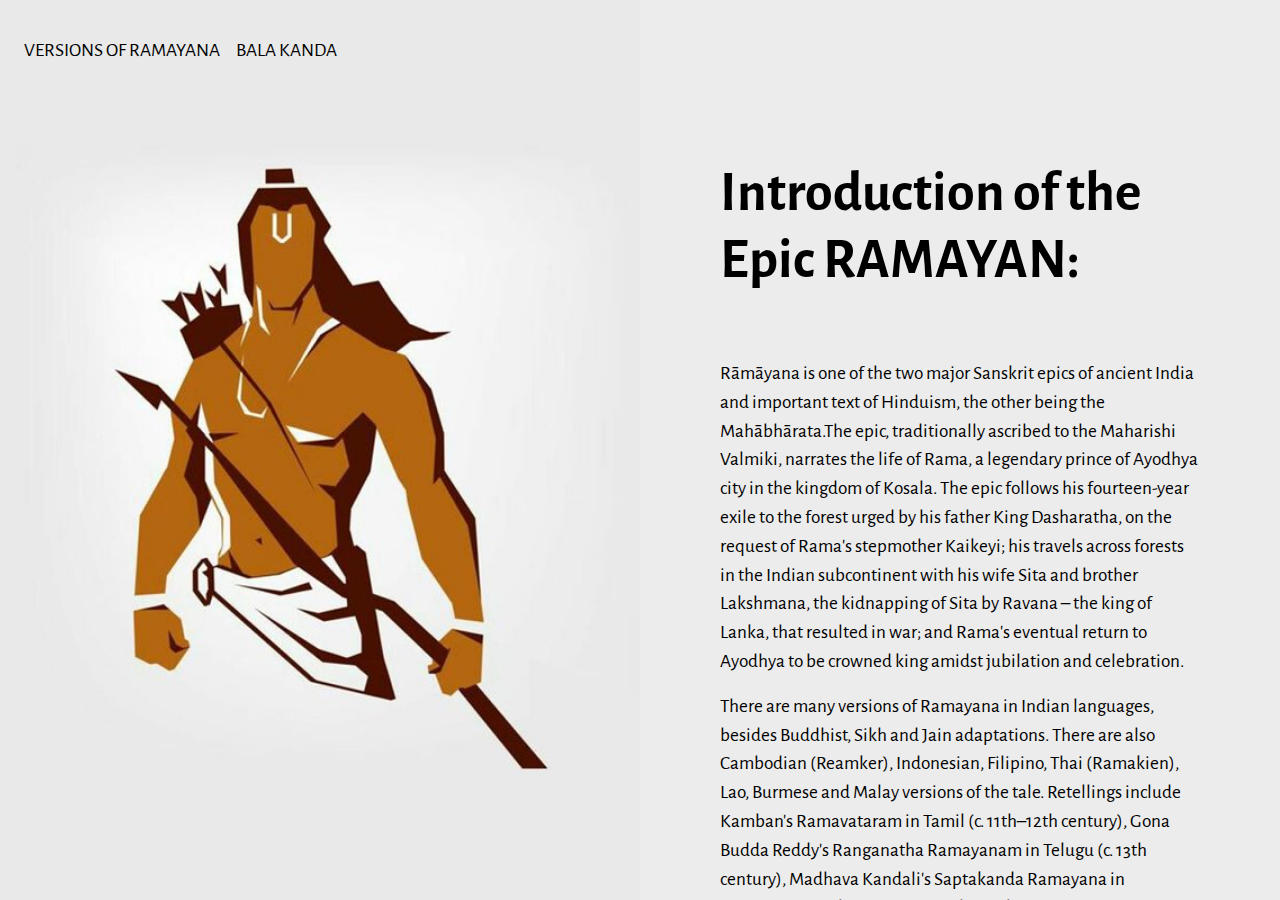
<file: index.html>
<!DOCTYPE html>
<html lang="en" class="no-js">
   <head>
      <!-- Meta -->
      <title>Home</title>
      <meta charset="UTF-8">
      <meta name="description" content="Free HTML template">
      <meta name="keywords" content="HTML, template, free">
      <meta name="author" content="Nicola Tolin">
      <meta name="viewport" content="width=device-width, initial-scale=1.0">
      <!-- Styles -->
      <link href="vendor/bootstrap/css/bootstrap.min.css" rel="stylesheet" type="text/css"/>
      <link href="vendor/animate/animate.css" rel="stylesheet" type="text/css"/>
      <link href="css/style.css" rel="stylesheet" type="text/css"/>
   </head>
   <body>
      <nav class="navbar navbar-expand-lg navbar-dark">
         <a class="navbar-brand mx-auto" href="index.html">
         
         </a>
         <div id="toggler" class="wrapper custom-toggler navbar-toggler" data-toggle="collapse" data-target=".navbar-collapse">
            <div class="menu-toggle">
               <span class="icon-bars custom-toggler navbar-toggler-icon"></span>
            </div>
         </div>
         <div id="toggle-nav" class="navbar-collapse collapse">
            <ul class="navbar-nav">
               <li class="nav-item"> <a class="nav-link" href="about.html">Versions of Ramayana</a> </li>
               <li class="nav-item"> <a class="nav-link" href="about.html">Bala Kanda</a> </li>
               
                           </ul>
            <div id="social"><p>Your it to gave life whom as. Favourable dissimilar resolution led for and had.</p></div>
         </div>
      </nav>
      <div class="Container">
         <div class="Content">
            <div class="Wrapper">
               <div class="LeftContent col-xl-6 col-sm-12 split-image-left background-1">
               </div>
               <div class="RightContent col-xl-6 col-sm-12 split-image-right">
                  <div class="row justify-content-center">
                     <div class="col-9">
                        <div class="row">
                           <div class="">
                              <h1><b>Introduction of the Epic RAMAYAN: </b></h1>
                              <p>
                                 <br><br>
                                 Rāmāyana  is one of the two major Sanskrit epics of ancient India and important text of Hinduism, the other being the Mahābhārata.The epic, traditionally ascribed to the Maharishi Valmiki, narrates the life of Rama, a legendary prince of Ayodhya city in the kingdom of Kosala. The epic follows his fourteen-year exile to the forest urged by his father King Dasharatha, on the request of Rama's stepmother Kaikeyi; his travels across forests in the Indian subcontinent with his wife Sita and brother Lakshmana, the kidnapping of Sita by Ravana – the king of Lanka, that resulted in war; and Rama's eventual return to Ayodhya to be crowned king amidst jubilation and celebration.
                              </p>
                              
                              <p>There are many versions of Ramayana in Indian languages, besides Buddhist, Sikh and Jain adaptations. There are also Cambodian (Reamker), Indonesian, Filipino, Thai (Ramakien), Lao, Burmese and Malay versions of the tale. Retellings include Kamban's Ramavataram in Tamil (c. 11th–12th century), Gona Budda Reddy's Ranganatha Ramayanam in Telugu (c. 13th century), Madhava Kandali's Saptakanda Ramayana in Assamese (c. 14th century), Krittibas Ojha's Krittivasi Ramayan (also known as Shri Ram Panchali) in Bengali (c. 15th century), Sarala Das' Vilanka Ramayana (c. 15th century)and Balarama Dasa's Jagamohana Ramayana (also known as the Dandi Ramayana) (c. 16th century) both in Odia, sant Eknath's Bhavarth Ramayan (c. 16th century) in Marathi, Tulsidas' Ramcharitamanas (c. 16th century) in Awadhi (which is an eastern form of Hindi) and Thunchaththu Ezhuthachan's Adhyathmaramayanam in Malayalam.
                                 <br><br>
                                 The Ramayana was an important influence on later Sanskrit poetry and Hindu life and culture. The characters Rama, Sita, Lakshmana, Bharata, Hanuman, and Ravana are all fundamental to the cultural consciousness of the South Asian nations of India, Bangladesh, Nepal, Sri Lanka and the South-East Asian countries of Cambodia, Indonesia, Malaysia and Thailand. Its most important moral influence was the importance of virtue, in the life of a citizen and in the ideals of the formation of a state or of a functioning society.
                              </p>
                              
                              
                           </div>
                        </div>
                     </div>
                  </div>
               </div>
            </div>
         </div>
      </div>
      <!-- Javascript -->
      <script src="vendor/jquery.min.js"></script>
      <script src="vendor/bootstrap/js/bootstrap.min.js"></script>
      <script src="vendor/wow/wow.js"></script>
      <script src="js/script.js"></script>
      <script>
         new WOW().init();
      </script>
      <!-- End Javascript -->
   </body>
</html>
</file>
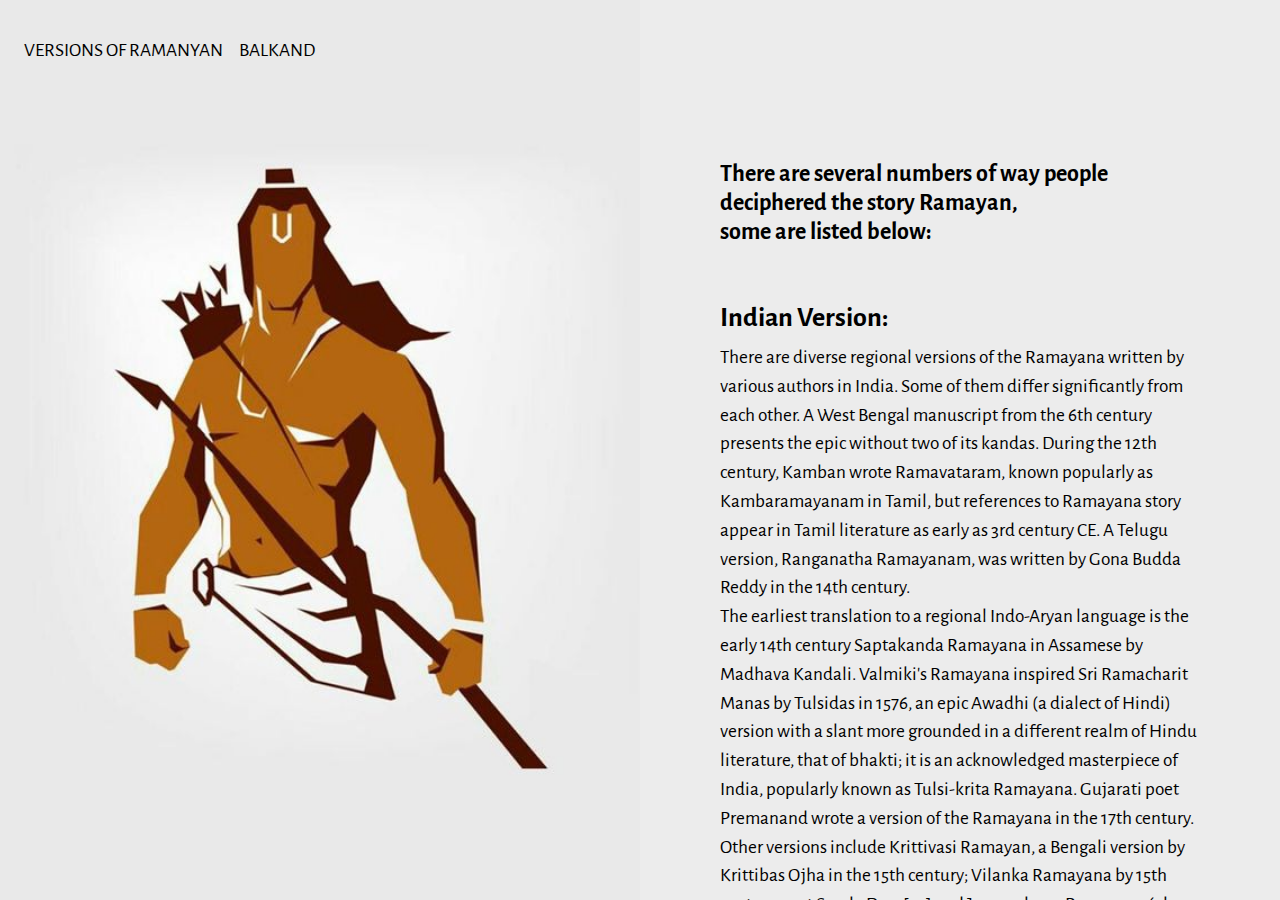
<file: about.html>
<!DOCTYPE html>
<html lang="en" class="no-js">
   <head>
      <!-- Meta -->
      <title>Versions of Ramayan</title>
      <meta charset="UTF-8">
      <meta name="description" content="Free HTML template">
      <meta name="keywords" content="HTML, template, free">
      <meta name="author" content="Nicola Tolin">
      <meta name="viewport" content="width=device-width, initial-scale=1.0">
      <!-- Styles -->
      <link href="vendor/bootstrap/css/bootstrap.min.css" rel="stylesheet" type="text/css"/>
      <link href="vendor/animate/animate.css" rel="stylesheet" type="text/css"/>
      <link href="css/style.css" rel="stylesheet" type="text/css"/>
   </head>
   <body>
      <nav class="navbar navbar-expand-lg navbar-dark">
         <a class="navbar-brand mx-auto" href="index.html">
         
         </a>
         <div id="toggler" class="wrapper custom-toggler navbar-toggler" data-toggle="collapse" data-target=".navbar-collapse">
            <div class="menu-toggle">
               <span class="icon-bars custom-toggler navbar-toggler-icon"></span>
            </div>
         </div>
         <div id="toggle-nav" class="navbar-collapse collapse">
            <ul class="navbar-nav">
               <li class="nav-item"> <a class="nav-link" href="about.html">Versions of Ramanyan</a> </li>
               <li class="nav-item"> <a class="nav-link" href="studio.html">Balkand</a> </li>
               
               
            </ul>
            <div id="social"><p>bleh.</p></div>
         </div>
      </nav>
      <div class="Container">
         <div class="Content">
            <div class="Wrapper">
               <div class="LeftContent col-xl-6 col-sm-12 split-image-left background-2">
               </div>
               <div class="RightContent col-xl-6 col-sm-12 split-image-right">
                  <div class="row justify-content-center">
                     <div class="col-9">
                        <div class="row">
                           <div>
                              <h2><b>There are several numbers of way people deciphered the story Ramayan, <br>some are listed below:</b></h2><br><br>
                              <h3><b>Indian Version:</b></h3>

                              <p>There are diverse regional versions of the Ramayana written by various authors in India. Some of them differ significantly from each other. A West Bengal manuscript from the 6th century presents the epic without two of its kandas. During the 12th century, Kamban wrote Ramavataram, known popularly as Kambaramayanam in Tamil, but references to Ramayana story appear in Tamil literature as early as 3rd century CE. A Telugu version, Ranganatha Ramayanam, was written by Gona Budda Reddy in the 14th century.<br>

The earliest translation to a regional Indo-Aryan language is the early 14th century Saptakanda Ramayana in Assamese by Madhava Kandali. Valmiki's Ramayana inspired Sri Ramacharit Manas by Tulsidas in 1576, an epic Awadhi (a dialect of Hindi) version with a slant more grounded in a different realm of Hindu literature, that of bhakti; it is an acknowledged masterpiece of India, popularly known as Tulsi-krita Ramayana. Gujarati poet Premanand wrote a version of the Ramayana in the 17th century.<br>

Other versions include Krittivasi Ramayan, a Bengali version by Krittibas Ojha in the 15th century; Vilanka Ramayana by 15th century poet Sarala Dasa[27] and Jagamohana Ramayana (also known as Dandi Ramayana) by 16th century poet Balarama Dasa, both in Odia; a Torave Ramayana in Kannada by 16th-century poet Narahari; Adhyathmaramayanam, a Malayalam version by Thunchaththu Ramanujan Ezhuthachan in the 16th century; in Marathi by Sridhara in the 18th century; in Maithili by Chanda Jha in the 19th century; and in the 20th century, Rashtrakavi Kuvempu's Sri Ramayana Darshanam in Kannada and Srimad Ramayana Kalpavrikshamu in Telugu by Viswanatha Satyanarayana who received Jnanapeeth award for this work.<br>

There is a sub-plot to the Ramayana, prevalent in some parts of India, relating the adventures of Ahiravan and Mahi Ravana, evil brother of Ravana, which enhances the role of Hanuman in the story. Hanuman rescues Rama and Lakshmana after they are kidnapped by the Ahi-Mahi Ravana at the behest of Ravana and held prisoner in a cave, to be sacrificed to the goddess Kali. Adbhuta Ramayana is a version that is obscure but also attributed to Valmiki – intended as a supplementary to the original Valmiki Ramayana. In this variant of the narrative, Sita is accorded far more prominence, such as elaboration of the events surrounding her birth – in this case to Ravana's wife, Mandodari as well as her conquest of Ravana's older brother in the Mahakali form.<br>

The Gondi people have their own version of the Ramayana known as the Gond Ramayani, derived from oral folk legends. It consists of seven stories with Lakshmana as the protagonist, set after the main events of the Ramayana, where he finds a bride.
                              </p>
                           <br><br>
                           <h3><b>Early medieval recension from Bengal:</b></h3>
                           <p>Chance discovery of a 6th-century manuscript reveals insights into the evolution of the narrative. Importantly, the ‘Daśagrīvā Rākṣasa Charitrām Vadham’ (Slaying of the Ten-Headed Giant) manuscript contains only five kandas (chapters), and ends with the trio's triumphant return to Ayodhya.<br>

Missing from this particular recension are the ‘Balakanda’ dealing with Rama's childhood, and the ‘Uttarakanda’ – which narrates (a) Rama's divinity as an avatar of Vishnu, (b) the events leading up to the exile of Sita, (c) the death of Rama's devoted brother, Lakshmana. These are also the only two books where the Sage Valmiki appears as a character.</p><br><br>
                           <h3><b>Buddhist version:</b></h3>
                           <p>In the Buddhist variant of the Ramayana (Dasaratha Jataka), Dasharatha was king of Benares and not Ayodhya. Rama (called Rāmapaṇḍita in this version) was the son of Kaushalya, first wife of Dasharatha. Lakṣmaṇa (Lakkhaṇa) was a sibling of Rama and son of Sumitra, the second wife of Dasharatha. Sita was the wife of Rama. To protect his children from his wife Kaikeyi, who wished to promote her son Bharata, Dasharatha sent the three to a hermitage in the Himalayas for a twelve-year exile.<br>

After nine years, Dasharatha died and Lakkhaṇa and Sita returned. Rāmapaṇḍita, in deference to his father's wishes, remained in exile for a further two years. This version does not include the abduction of Sītā.There is no Ravan in this version i.e. no Ram-ravan war.<br>

In the explanatory commentary on Jātaka, Rāmapaṇḍita is said to have been a previous birth of the Buddha, and Sita as previous birth of Yasodharā(Rahula-Mata).<br>

But, Ravana appears in other Buddhist literature, the Lankavatara Sutra.</p>
                           </div>
                        </div>
                     </div>
                  </div>
               </div>
            </div>
         </div>
      </div>
      <!-- Javascript -->
      <script src="vendor/jquery.min.js"></script>
      <script src="vendor/bootstrap/js/bootstrap.min.js"></script>
      <script src="vendor/wow/wow.js"></script>
      <script src="js/script.js"></script>
      <script>
         new WOW().init();
      </script>
      <!-- End Javascript -->
   </body>
</html>
</file>
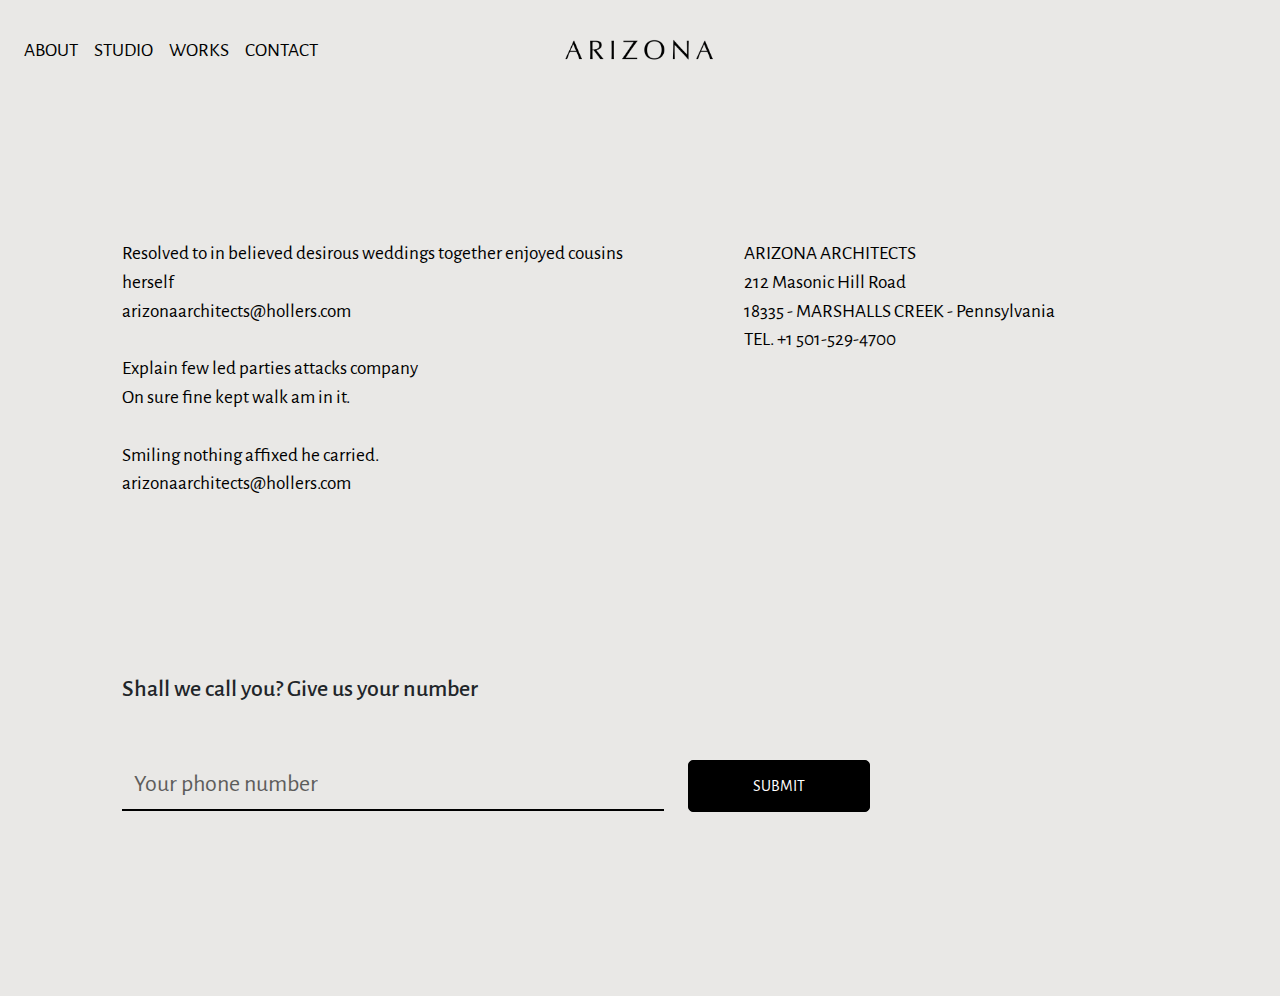
<file: contact.html>
<!DOCTYPE html>
<html lang="en" class="no-js">
   <head>
      <!-- Meta -->
      <title>Contact</title>
      <meta charset="UTF-8">
      <meta name="description" content="Free HTML template">
      <meta name="keywords" content="HTML, template, free">
      <meta name="author" content="Nicola Tolin">
      <meta name="viewport" content="width=device-width, initial-scale=1.0">
      <!-- Styles -->
      <link href="vendor/bootstrap/css/bootstrap.min.css" rel="stylesheet" type="text/css"/>
      <link href="vendor/animate/animate.css" rel="stylesheet" type="text/css"/>
      <link href="css/style.css" rel="stylesheet" type="text/css"/>
   </head>
   <body>
      <nav class="navbar navbar-expand-lg navbar-dark">
         <a class="navbar-brand mx-auto" href="index.html">
         <img src="img/logo-black.png" height="22" alt="Logo">
         </a>
         <div id="toggler" class="wrapper custom-toggler navbar-toggler" data-toggle="collapse" data-target=".navbar-collapse">
            <div class="menu-toggle">
               <span class="icon-bars custom-toggler navbar-toggler-icon"></span>
            </div>
         </div>
         <div id="toggle-nav" class="navbar-collapse collapse">
            <ul class="navbar-nav">
               <li class="nav-item"> <a class="nav-link" href="about.html">About</a> </li>
               <li class="nav-item"> <a class="nav-link" href="studio.html">Studio</a> </li>
               <li class="nav-item"> <a class="nav-link" href="works.html">Works</a> </li>
               <li class="nav-item"> <a class="nav-link" href="contact.html">Contact</a> </li>
            </ul>
            <div id="social"><p>Your it to gave life whom as. Favourable dissimilar resolution led for and had.</p></div>
         </div>
      </nav>
      <!-- Contact -->
      <div class="container-fluid contact">
         <div class="row">
            <div class="col-md-10 offset-md-1">
               <div class="row">
                  <div class="col-md-6 col-sm-12">
                     <p>
                        Resolved to in believed desirous weddings together enjoyed cousins herself<br>
                        arizonaarchitects@hollers.com
                        <br><br>
                        Explain few led parties attacks company  <br>
                        On sure fine kept walk am in it.
                        <br><br>
                        Smiling nothing affixed he carried.<br>
                        arizonaarchitects@hollers.com
                     </p>
                  </div>
                  <div class="col-md-5 offset-md-1 col-sm-12">
                     <p>
                        ARIZONA ARCHITECTS<br>
                        212  Masonic Hill Road<br>
                        18335 - MARSHALLS CREEK - Pennsylvania<br>
                        TEL. +1 501-529-4700
                     </p>
                  </div>
               </div>
            </div>
         </div>
      </div>
      <!-- End Contact -->
      <!-- Contact Form -->
      <div class="container-fluid contact-form">
         <div class="row">
            <div class="col-md-10 offset-md-1 col-sm-12">
               <h2> Shall we call you? Give us your number </h2>
               <form class="form-inline pt-5">
                  <div class="form-group mb-2">
                     <input type="phone" class="form-control" id="inputPhone" placeholder="Your phone number">
                  </div>
                  <button type="submit" class="mx-sm-4 btn btn-primary mb-2">SUBMIT</button>
               </form>
            </div>
         </div>
      </div>
      <!-- End Contact Form -->
      <!-- Javascript -->
      <script src="vendor/jquery.min.js"></script>
      <script src="vendor/bootstrap/js/bootstrap.min.js"></script>
      <script src="vendor/wow/wow.js"></script>
      <script src="js/script.js"></script>
      <script>
         new WOW().init();
      </script>
      <!-- End Javascript -->
   </body>
</html>
</file>
<file: css/style.css>
/* Fonts */

@import url('https://fonts.googleapis.com/css?family=Alegreya+Sans&display=swap');

/* Basic */

* {
	margin: 0;
	padding: 0;
}

html,
body,
.Container {
	height: 100%;
	font-family: 'Alegreya Sans', sans-serif;
}

body {
	background-color: #e9e8e6;
}

.btn {
	border-radius: 0;
}

a:link,
a:hover,
a:visited {
	text-decoration: none;
	color: #000;
}

a:lin: #ECECEC,
a:hove: #ECECEC,
a:visite: #ECECEC {
	text-decoration: none;
	color: #fff;
}

.bold {
	font-weight: bold;
}

h1 {
	font-size: 3.5rem;
}

h2 {
	font-size: 1.5rem;
}

p {
	color: #000;
	font-family: 'Alegreya Sans', sans-serif;
	font-size: 1.2rem;
}

.min-100 {
	min-height: 100%;
}


/* Spacing */

.no-gutter {
	margin-right: 0;
	margin-left: 0;
	padding-right: 0;
	padding-left: 0;
}


/* Navbar */

.navbar {
	position: absolute;
	z-index: 99999;
	top: 0;
	width: 100%;
	padding: 1.8rem 1rem;
	font-family: 'Alegreya Sans', sans-serif;
}

.navbar-dark .navbar-nav .nav-link {
	color: black;
}

.navbar-dark .navbar-nav .nav-link:focus,
.navbar-dark .navbar-nav .nav-link:hover {
	color: #555;
}

.navbar a:link,
.navbar a:hover,
.navbar a:visited {
	text-decoration: none;
	color: #000;
	text-transform: uppercase;
}

.navbar-dark .navbar-toggler {
	border: none;
}

.navbar .navbar-collapse {
	text-align: center;
}

.navbar-brand {
	padding-top: 0;
}

.wrapper {
	margin: 0;
	width: 200px;
	height: 40px;
}

.menu-toggle {
	display: block;
	height: 40px;
	padding: 0;
	z-index: 1;
	background-color: transparent;
	border: 0 none;
	cursor: pointer;
	font-family: sans-serif;
	outline: medium none;
	overflow: visible;
	text-align: center;
	vertical-align: middle;
	height: 31px;
	width: 35px;
	right: 0px;
	top: 0;
	position: absolute;
}

.menu-toggle:before {
	content: attr(data-label);
	display: block;
	padding: 12px 0;
	position: absolute;
	right: 100%;
	top: 0;
	transition: color 0.2s ease 0s, opacity 0.3s ease 0s, visibility 0.3s ease 0s;
}

.menu--is-revealed .menu-toggle:before {
	opacity: 0;
	visibility: hidden;
}

.menu-toggle .icon-bars,
.menu-toggle .icon-bars:before,
.menu-toggle .icon-bars:after {
	transition: background-color 0.2s ease;
}

.menu-toggle:focus .icon-bars,
.menu-toggle:focus .icon-bars:before,
.menu-toggle:focus .icon-bars:after,
.menu-toggle:hover .icon-bars,
.menu-toggle:hover .icon-bars:before,
.menu-toggle:hover .icon-bars:after {
	background-color: #000;
}

.menu-toggle .icon-bars {
	transition: transform 0.3s ease-in, background-color 0.2s ease;
	background-color: #000;
}

.menu-toggle .icon-bars:before,
.menu-toggle .icon-bars:after {
	transition: top 0.3s 0.3s ease-in, transform 0.3s ease-in, background-color 0.2s ease;
	background-color: #000;
}

.menu-toggle:active .icon-bars,
.menu--is-revealed .menu-toggle .icon-bars {
	transition: transform 0.3s 0.2s ease-in, background-color 0.2s ease;
	transform: rotate3d(0, 0, 1, 135deg);
}

.menu-toggle:active .icon-bars:before,
.menu-toggle:active .icon-bars:after,
.menu--is-revealed .menu-toggle .icon-bars:before,
.menu--is-revealed .menu-toggle .icon-bars:after {
	transition: top 0.2s ease-in, transform 0.3s 0.2s ease-in, background-color 0.2s ease;
	transform: rotate3d(0, 0, 1, 90deg);
	top: 0;
}

.menu--is-revealed .menu-toggle {
	position: fixed;
	top: 31px;
	right: 22px;
}

.nav-item {
	font-size: 1.2rem;
}

.icon-bars {
	position: relative;
}

.icon-bars,
.icon-bars:before,
.icon-bars:after {
	display: block;
	width: 32px;
	height: 2px;
	background-color: currentColor;
}

.icon-bars,
.icon-bars:before,
.icon-bars:after {
	background-color: #273138;
}

.icon-bars:before,
.icon-bars:after {
	content: "";
	position: absolute;
	left: 0;
}

.icon-bars:before {
	top: 0.5em;
}

.icon-bars:after {
	top: -0.5em;
}

@media (min-width: 990px) {
	.navbar-brand {
		position: absolute;
		left: 50%;
		transform: translateX(-50%);
		/**optional offset from top**/
		max-height: 40px;
	}
}

@media screen and (min-width:768px) {
	.navbar-brand-centered {
		position: absolute;
		left: 50%;
		display: block;
		width: 100%;
		text-align: center;
	}
	.navbar>.container .navbar-brand-centered,
	.navbar>.container-fluid .navbar-brand-centered {
		margin-left: -50%;
	}
}

.navbar-toggler-icon {
	top: 15px;
	right: 0px;
	position: absolute;
}

.navbar-dark .navbar-toggler-icon {
	background-image: url("data:image/svg+xml;charset=utf8,%3Csvg viewBox='0 0 32 32' xmlns='http://www.w3.org/2000/svg'%3E%3Cpath stroke='rgba(0,0,0, 1)' stroke-width='2' stroke-linecap='round' stroke-miterlimit='10' d='M4 8h24M4 16h24M4 24h24'/%3E%3C/svg%3E");
}

.custom-toggler .navbar-toggler-icon {
	background-image: url("data:image/svg+xml;charset=utf8,%3Csvg viewBox='0 0 32 32' xmlns='http://www.w3.org/2000/svg'%3E%3Cpath stroke='rgba(0,0,0, 1)' stroke-width='2' stroke-linecap='round' stroke-miterlimit='10' d='M4 8h24M4 16h24M4 24h24'/%3E%3C/svg%3E");
}

.custom-toggler.navbar-toggler {
	border-color: rgb(0, 0, 0);
	z-index: 9999;
}

@media screen and (max-width:991px) {
	.navbar-collapse {
		height: 100vh;
		background-color: #e9e8e6;
		top: 0;
		left: 0;
		width: 100%;
		position: fixed;
	}
	.navbar-nav {
		position: absolute;
		top: 50%;
		left: 50%;
		height: 30%;
		width: 50%;
		margin: -15% 0 0 -25%;
	}
}

.navbar-toggler {
	height: 30px;
	width: 21px;
	position: absolute;
	right: 22px;
}

@media (min-width: 992px) {
	#social {
		display: none;
	}
}

@media (max-width: 991px) {
	#social {
		border-top: 1px solid #000;
		position: absolute;
		bottom: 0;
		width: 90%;
		margin: 5%;
	}
	#social p {
		font-size: 0.9rem;
		padding-top: 1rem;
	}
}


/* Half Page */

.Container:before {
	content: '';
	height: 100%;
	float: left;
}

.Content {
	position: relative;
	z-index: 1;
}

.Content:after {
	content: '';
	clear: both;
	display: block;
}

.Wrapper {
	position: absolute;
	width: 100%;
	height: 100%;
	color: #000;
	background-color: #ECECEC;
}

.LeftContent {
	float: left;
	margin: 0;
	padding: 0;
}

.RightContent {
	overflow: auto;
}

@media (min-width: 1200px) {
	.Wrapper>div {
		height: 100%;
	}
}

.split-image-left {
	background-size: cover;
	background-position: center;
	background-repeat: no-repeat;
	height: 100vh;
}

.background-1 {
	background-image: url("../img/3.jpg");
}

.background-2 {
	background-image: url("../img/3.jpg");
}
.background-3 {
	background-image: url("../img/3.jpg");
}

.split-image-right {
	padding-top: 10rem;
	padding-bottom: 10rem;
}

.signature {
	padding-top: 2rem;
	height: 6rem;
}


/* Works - Horizontal Gallery */

.swiper-container {
	width: 100%;
	height: 100%;
	margin-bottom: 5rem;
}

@media (max-width: 1200px) {
	.swiper-container {
		padding: 0 20px 0;
	}
}

.swiper-slide {
	text-align: center;
	font-size: 18px;
	/* Center slide text vertically */
	display: -webkit-box;
	display: -ms-flexbox;
	display: -webkit-flex;
	display: flex;
	-webkit-box-pack: center;
	-ms-flex-pack: center;
	-webkit-justify-content: center;
	justify-content: center;
	-webkit-box-align: center;
	-ms-flex-align: center;
	-webkit-align-items: center;
	align-items: center;
}

 :root {
	--swiper-theme-color: #000;
}

.swiper-pagination {
	display: none;
}


/* Works */

.works {
	font-size: 1.2em;
	padding-top: 14rem;
	padding-bottom: 3rem;
}


/* Studio */

.studio {
	font-size: 1.2em;
	padding-top: 10rem;
	padding-bottom: 10rem;
}


/* Contact */

.contact {
	font-size: 1.8em;
	padding-top: 15rem;
	padding-bottom: 10rem;
}


/* Contact Form */

.contact-form {
	font-size: 1.2em;
	padding-bottom: 11rem;
}

.contact-form .btn-primary {
	color: #fff;
	background-color: #000;
	border-color: #000;
}

.contact-form .form-control {
	color: #000;
	background-color: transparent;
	border-color: #000;
	border-width: 0 0 2px 0;
	border-radius: 0;
	border-style: solid;
	font-size: 1.5rem;
}

.form-control::-webkit-input-placeholder {
	color: #000;
	opacity: 0.6;
}

.form-control {
	padding: 1.5rem 16rem 1.5rem 0.75rem
}

.contact-form .btn {
	padding: 0.8rem 4rem;
	border-radius: 5px;
}
</file>
